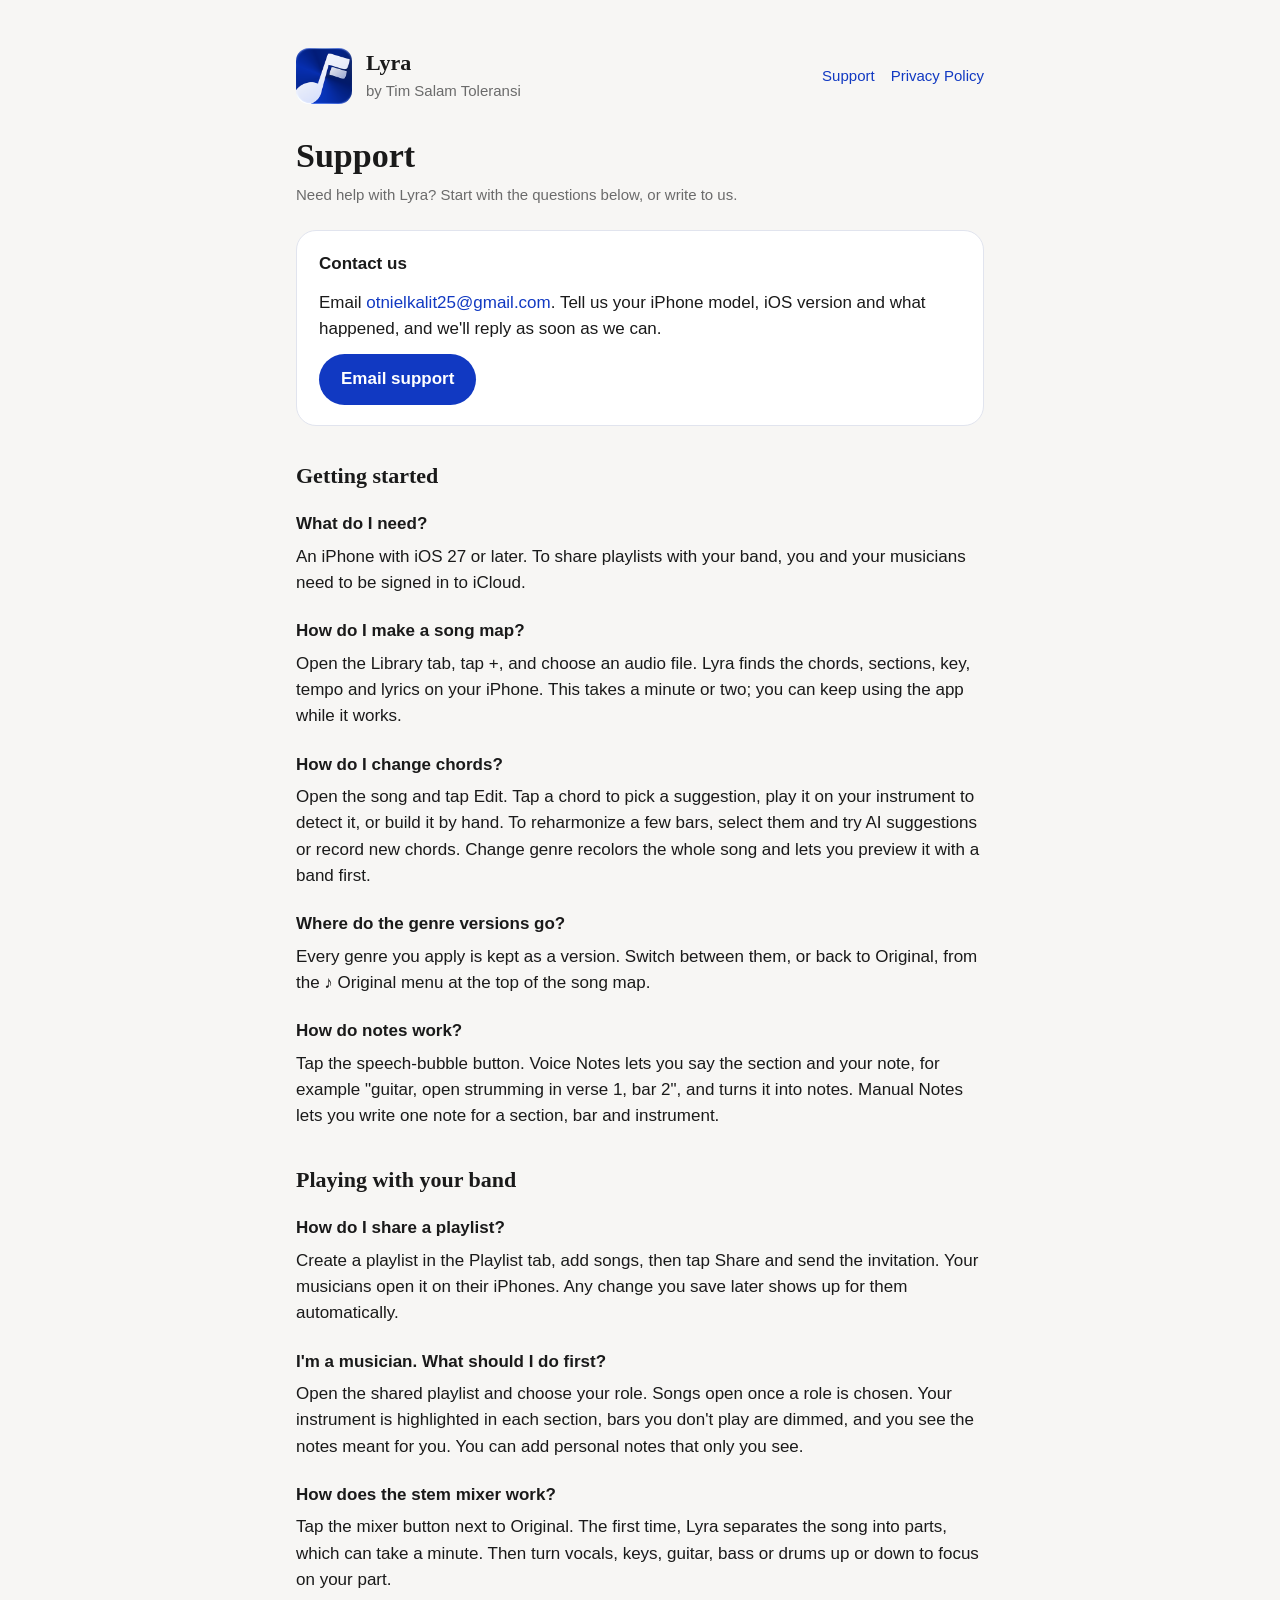
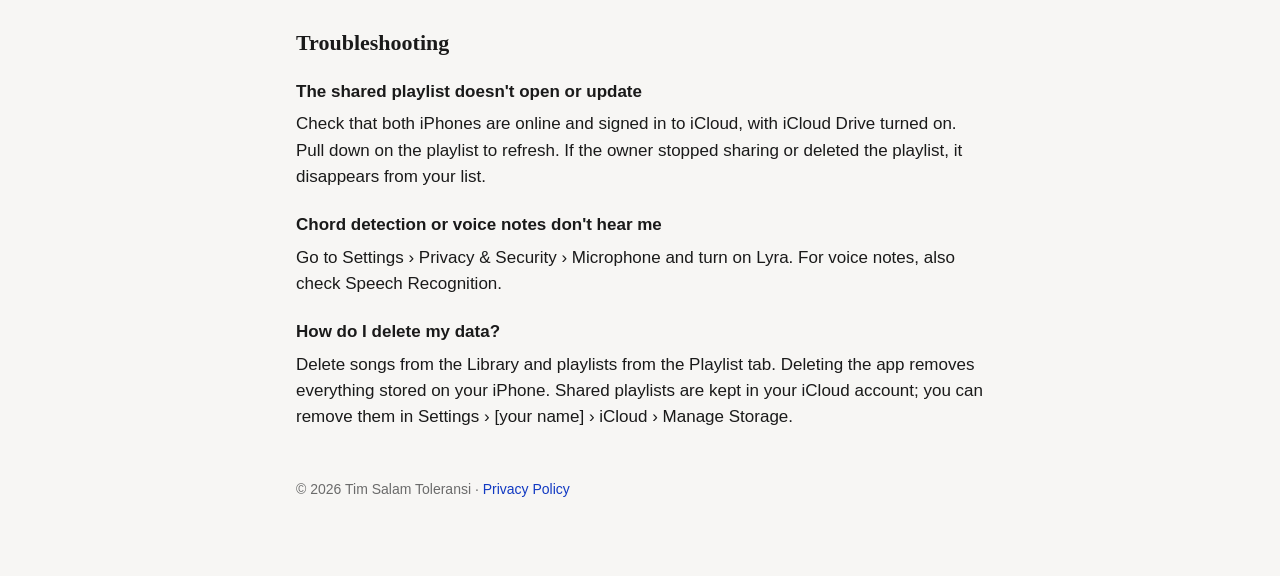
<file: index.html>
<!doctype html>
<html lang="en">
<head>
  <meta charset="utf-8">
  <meta name="viewport" content="width=device-width, initial-scale=1">
  <title>Lyra Support</title>
  <meta name="description" content="Help and contact for Lyra, the chord map app for worship teams and bands.">
  <link rel="icon" href="icon.png">
  <link rel="stylesheet" href="style.css">
</head>
<body>
<main>
  <header>
    <img src="icon.png" alt="">
    <div>
      <p class="app">Lyra</p>
      <p class="by">by Tim Salam Toleransi</p>
    </div>
    <nav><a href="./">Support</a><a href="privacy/">Privacy Policy</a></nav>
  </header>

  <h1>Support</h1>
  <p class="meta">Need help with Lyra? Start with the questions below, or write to us.</p>

  <div class="card">
    <p><strong>Contact us</strong></p>
    <p>Email <a href="mailto:otnielkalit25@gmail.com?subject=Lyra%20support">otnielkalit25@gmail.com</a>. Tell us your iPhone model, iOS version and what happened, and we'll reply as soon as we can.</p>
    <p><a class="button" href="mailto:otnielkalit25@gmail.com?subject=Lyra%20support">Email support</a></p>
  </div>

  <h2>Getting started</h2>

  <h3>What do I need?</h3>
  <p>An iPhone with iOS 27 or later. To share playlists with your band, you and your musicians need to be signed in to iCloud.</p>

  <h3>How do I make a song map?</h3>
  <p>Open the Library tab, tap +, and choose an audio file. Lyra finds the chords, sections, key, tempo and lyrics on your iPhone. This takes a minute or two; you can keep using the app while it works.</p>

  <h3>How do I change chords?</h3>
  <p>Open the song and tap Edit. Tap a chord to pick a suggestion, play it on your instrument to detect it, or build it by hand. To reharmonize a few bars, select them and try AI suggestions or record new chords. Change genre recolors the whole song and lets you preview it with a band first.</p>

  <h3>Where do the genre versions go?</h3>
  <p>Every genre you apply is kept as a version. Switch between them, or back to Original, from the ♪ Original menu at the top of the song map.</p>

  <h3>How do notes work?</h3>
  <p>Tap the speech-bubble button. Voice Notes lets you say the section and your note, for example "guitar, open strumming in verse 1, bar 2", and turns it into notes. Manual Notes lets you write one note for a section, bar and instrument.</p>

  <h2>Playing with your band</h2>

  <h3>How do I share a playlist?</h3>
  <p>Create a playlist in the Playlist tab, add songs, then tap Share and send the invitation. Your musicians open it on their iPhones. Any change you save later shows up for them automatically.</p>

  <h3>I'm a musician. What should I do first?</h3>
  <p>Open the shared playlist and choose your role. Songs open once a role is chosen. Your instrument is highlighted in each section, bars you don't play are dimmed, and you see the notes meant for you. You can add personal notes that only you see.</p>

  <h3>How does the stem mixer work?</h3>
  <p>Tap the mixer button next to Original. The first time, Lyra separates the song into parts, which can take a minute. Then turn vocals, keys, guitar, bass or drums up or down to focus on your part.</p>

  <h2>Troubleshooting</h2>

  <h3>The shared playlist doesn't open or update</h3>
  <p>Check that both iPhones are online and signed in to iCloud, with iCloud Drive turned on. Pull down on the playlist to refresh. If the owner stopped sharing or deleted the playlist, it disappears from your list.</p>

  <h3>Chord detection or voice notes don't hear me</h3>
  <p>Go to Settings › Privacy &amp; Security › Microphone and turn on Lyra. For voice notes, also check Speech Recognition.</p>

  <h3>How do I delete my data?</h3>
  <p>Delete songs from the Library and playlists from the Playlist tab. Deleting the app removes everything stored on your iPhone. Shared playlists are kept in your iCloud account; you can remove them in Settings › [your name] › iCloud › Manage Storage.</p>

  <footer>
    <p>© 2026 Tim Salam Toleransi · <a href="privacy/">Privacy Policy</a></p>
  </footer>
</main>
</body>
</html>
</file>
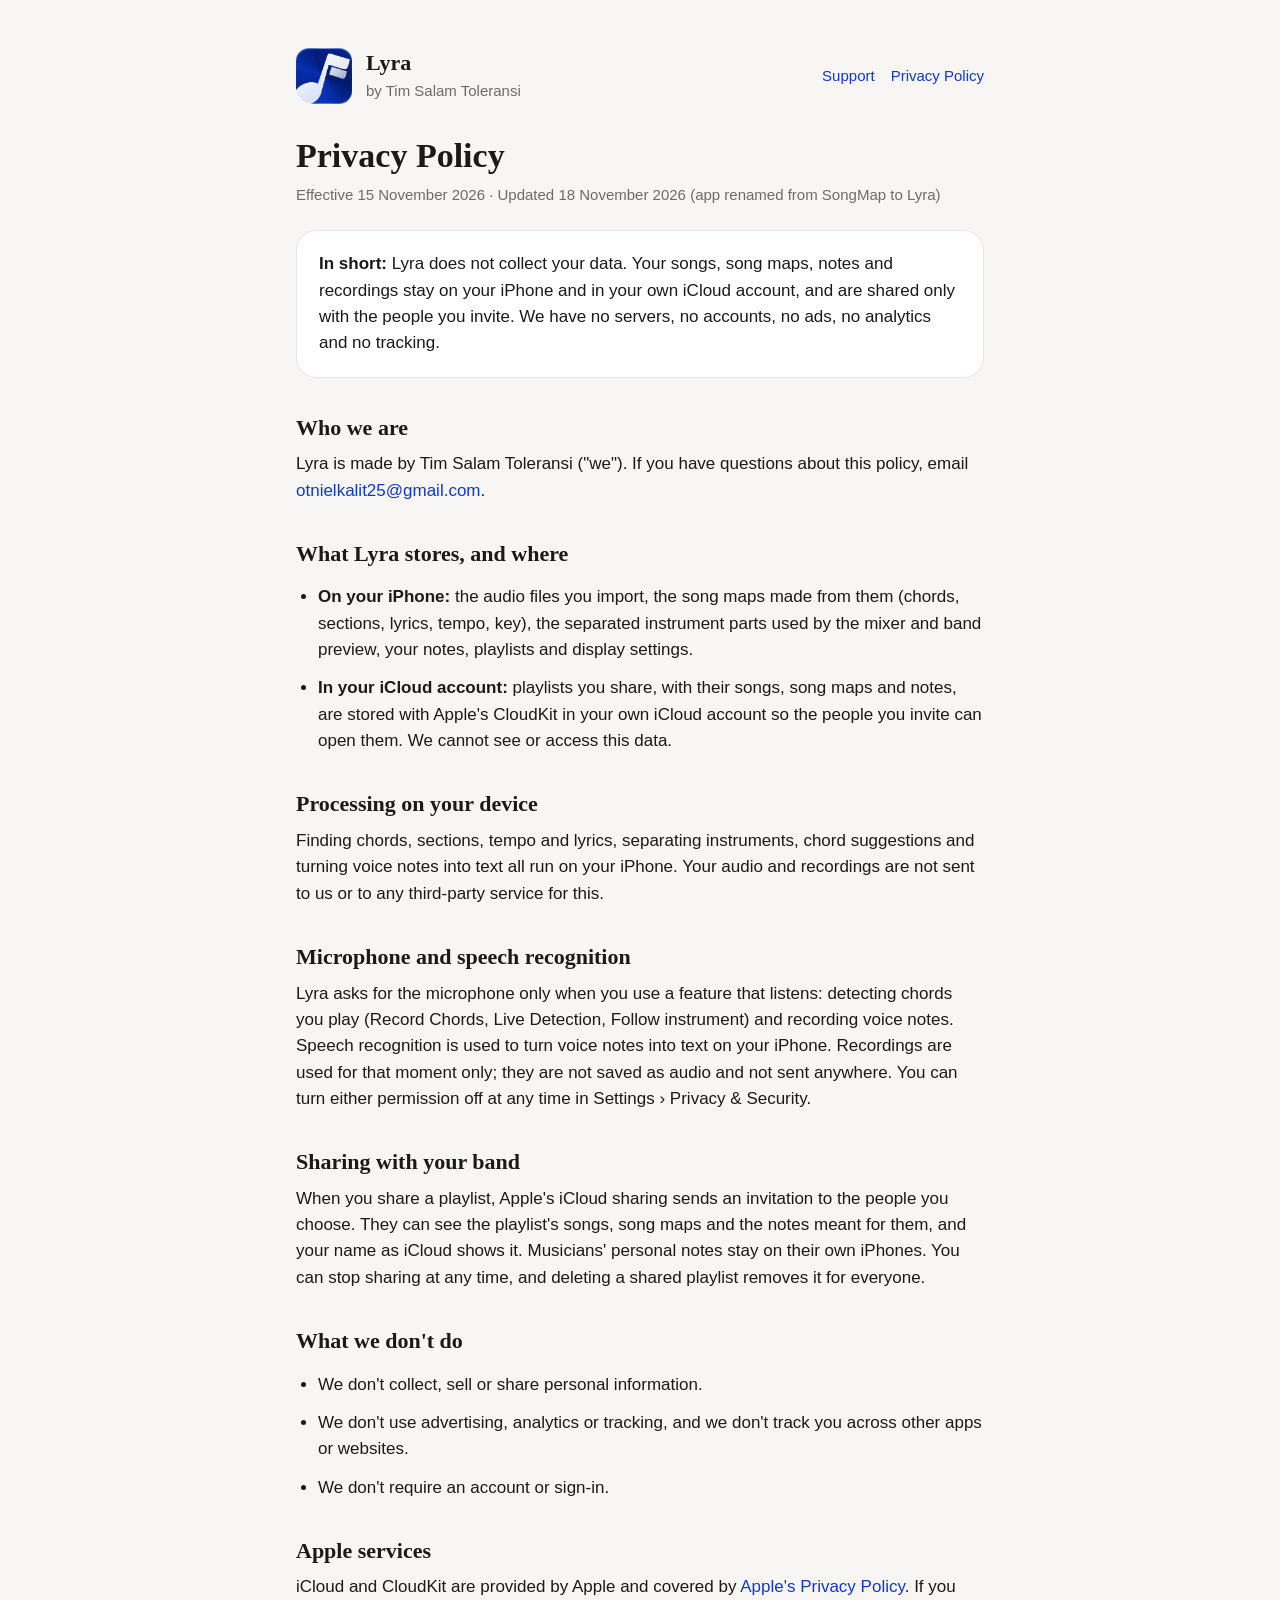
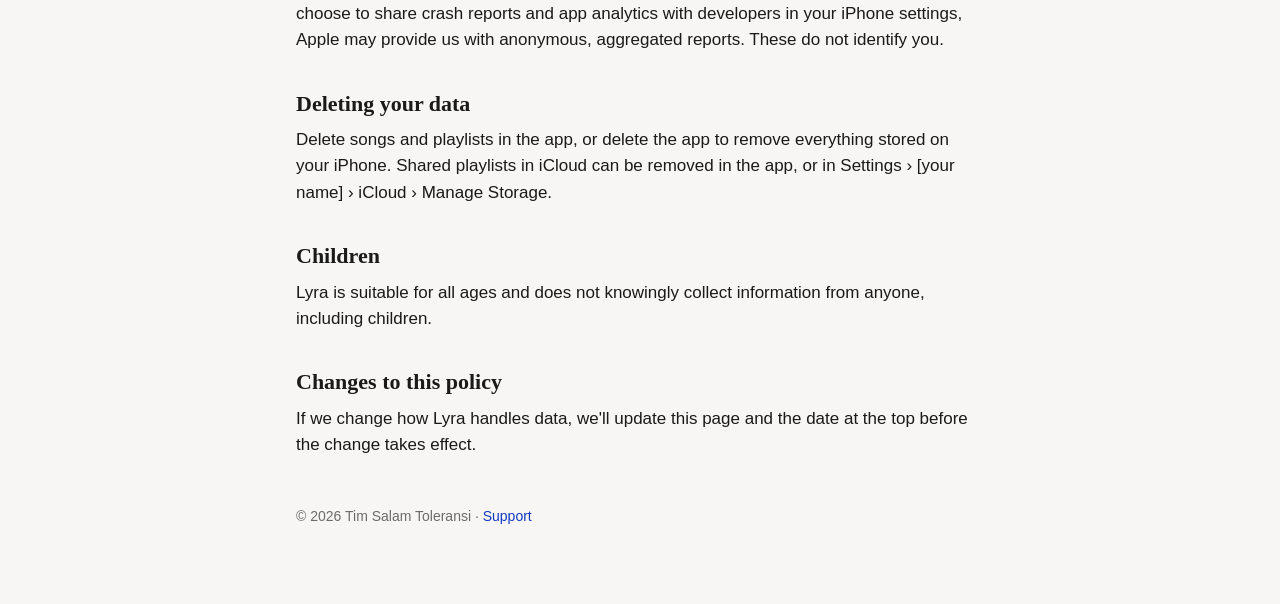
<file: privacy/index.html>
<!doctype html>
<html lang="en">
<head>
  <meta charset="utf-8">
  <meta name="viewport" content="width=device-width, initial-scale=1">
  <title>Lyra Privacy Policy</title>
  <meta name="description" content="How Lyra handles your songs, notes and recordings.">
  <link rel="icon" href="../icon.png">
  <link rel="stylesheet" href="../style.css">
</head>
<body>
<main>
  <header>
    <img src="../icon.png" alt="">
    <div>
      <p class="app">Lyra</p>
      <p class="by">by Tim Salam Toleransi</p>
    </div>
    <nav><a href="../">Support</a><a href="./">Privacy Policy</a></nav>
  </header>

  <h1>Privacy Policy</h1>
  <p class="meta">Effective 15 November 2026 · Updated 18 November 2026 (app renamed from SongMap to Lyra)</p>

  <div class="card">
    <p><strong>In short:</strong> Lyra does not collect your data. Your songs, song maps, notes and recordings stay on your iPhone and in your own iCloud account, and are shared only with the people you invite. We have no servers, no accounts, no ads, no analytics and no tracking.</p>
  </div>

  <h2>Who we are</h2>
  <p>Lyra is made by Tim Salam Toleransi ("we"). If you have questions about this policy, email <a href="mailto:otnielkalit25@gmail.com?subject=Lyra%20privacy">otnielkalit25@gmail.com</a>.</p>

  <h2>What Lyra stores, and where</h2>
  <ul>
    <li><strong>On your iPhone:</strong> the audio files you import, the song maps made from them (chords, sections, lyrics, tempo, key), the separated instrument parts used by the mixer and band preview, your notes, playlists and display settings.</li>
    <li><strong>In your iCloud account:</strong> playlists you share, with their songs, song maps and notes, are stored with Apple's CloudKit in your own iCloud account so the people you invite can open them. We cannot see or access this data.</li>
  </ul>

  <h2>Processing on your device</h2>
  <p>Finding chords, sections, tempo and lyrics, separating instruments, chord suggestions and turning voice notes into text all run on your iPhone. Your audio and recordings are not sent to us or to any third-party service for this.</p>

  <h2>Microphone and speech recognition</h2>
  <p>Lyra asks for the microphone only when you use a feature that listens: detecting chords you play (Record Chords, Live Detection, Follow instrument) and recording voice notes. Speech recognition is used to turn voice notes into text on your iPhone. Recordings are used for that moment only; they are not saved as audio and not sent anywhere. You can turn either permission off at any time in Settings › Privacy &amp; Security.</p>

  <h2>Sharing with your band</h2>
  <p>When you share a playlist, Apple's iCloud sharing sends an invitation to the people you choose. They can see the playlist's songs, song maps and the notes meant for them, and your name as iCloud shows it. Musicians' personal notes stay on their own iPhones. You can stop sharing at any time, and deleting a shared playlist removes it for everyone.</p>

  <h2>What we don't do</h2>
  <ul>
    <li>We don't collect, sell or share personal information.</li>
    <li>We don't use advertising, analytics or tracking, and we don't track you across other apps or websites.</li>
    <li>We don't require an account or sign-in.</li>
  </ul>

  <h2>Apple services</h2>
  <p>iCloud and CloudKit are provided by Apple and covered by <a href="https://www.apple.com/legal/privacy/">Apple's Privacy Policy</a>. If you choose to share crash reports and app analytics with developers in your iPhone settings, Apple may provide us with anonymous, aggregated reports. These do not identify you.</p>

  <h2>Deleting your data</h2>
  <p>Delete songs and playlists in the app, or delete the app to remove everything stored on your iPhone. Shared playlists in iCloud can be removed in the app, or in Settings › [your name] › iCloud › Manage Storage.</p>

  <h2>Children</h2>
  <p>Lyra is suitable for all ages and does not knowingly collect information from anyone, including children.</p>

  <h2>Changes to this policy</h2>
  <p>If we change how Lyra handles data, we'll update this page and the date at the top before the change takes effect.</p>

  <footer>
    <p>© 2026 Tim Salam Toleransi · <a href="../">Support</a></p>
  </footer>
</main>
</body>
</html>
</file>
<file: style.css>
:root {
  --canvas: #F7F6F4;
  --card: #FFFFFF;
  --text: #1A1A1A;
  --text-secondary: #6B6B6B;
  --brand: #1139C2;
  --border: #E1E4EE;
  color-scheme: light dark;
}
@media (prefers-color-scheme: dark) {
  :root {
    --canvas: #121110;
    --card: #1C1C1E;
    --text: #F2F2F2;
    --text-secondary: #98989D;
    --brand: #6E8BFF;
    --border: #34364A;
  }
}
* { box-sizing: border-box; }
body {
  margin: 0;
  background: var(--canvas);
  color: var(--text);
  font: 17px/1.55 -apple-system, BlinkMacSystemFont, "SF Pro Text", "Helvetica Neue", Arial, sans-serif;
  -webkit-text-size-adjust: 100%;
}
main { max-width: 720px; margin: 0 auto; padding: 48px 16px 64px; }
header { display: flex; align-items: center; gap: 14px; margin-bottom: 32px; }
header img { width: 56px; height: 56px; border-radius: 13px; }
header .app { font: 700 22px/1.2 "New York", ui-serif, Georgia, serif; margin: 0; }
header .by { margin: 2px 0 0; color: var(--text-secondary); font-size: 15px; }
nav { margin-left: auto; display: flex; gap: 16px; font-size: 15px; }
h1 { font: 700 34px/1.15 "New York", ui-serif, Georgia, serif; margin: 0 0 8px; }
h2 { font: 600 22px/1.25 "New York", ui-serif, Georgia, serif; margin: 36px 0 10px; }
h3 { font-size: 17px; margin: 22px 0 6px; }
p, li { margin: 0 0 12px; }
ul { padding-left: 22px; }
a { color: var(--brand); text-decoration: none; }
a:hover { text-decoration: underline; }
.meta { color: var(--text-secondary); font-size: 15px; margin-bottom: 24px; }
.card { background: var(--card); border: 1px solid var(--border); border-radius: 20px; padding: 20px 22px; margin: 20px 0; }
.card p:last-child { margin-bottom: 0; }
.button { display: inline-block; background: var(--brand); color: #fff; border-radius: 999px; padding: 12px 22px; font-weight: 600; }
.button:hover { text-decoration: none; opacity: .9; }
footer { margin-top: 48px; color: var(--text-secondary); font-size: 14px; }
@media (max-width: 520px) {
  header { flex-wrap: wrap; }
  nav { margin-left: 0; width: 100%; }
  h1 { font-size: 28px; }
}
</file>
